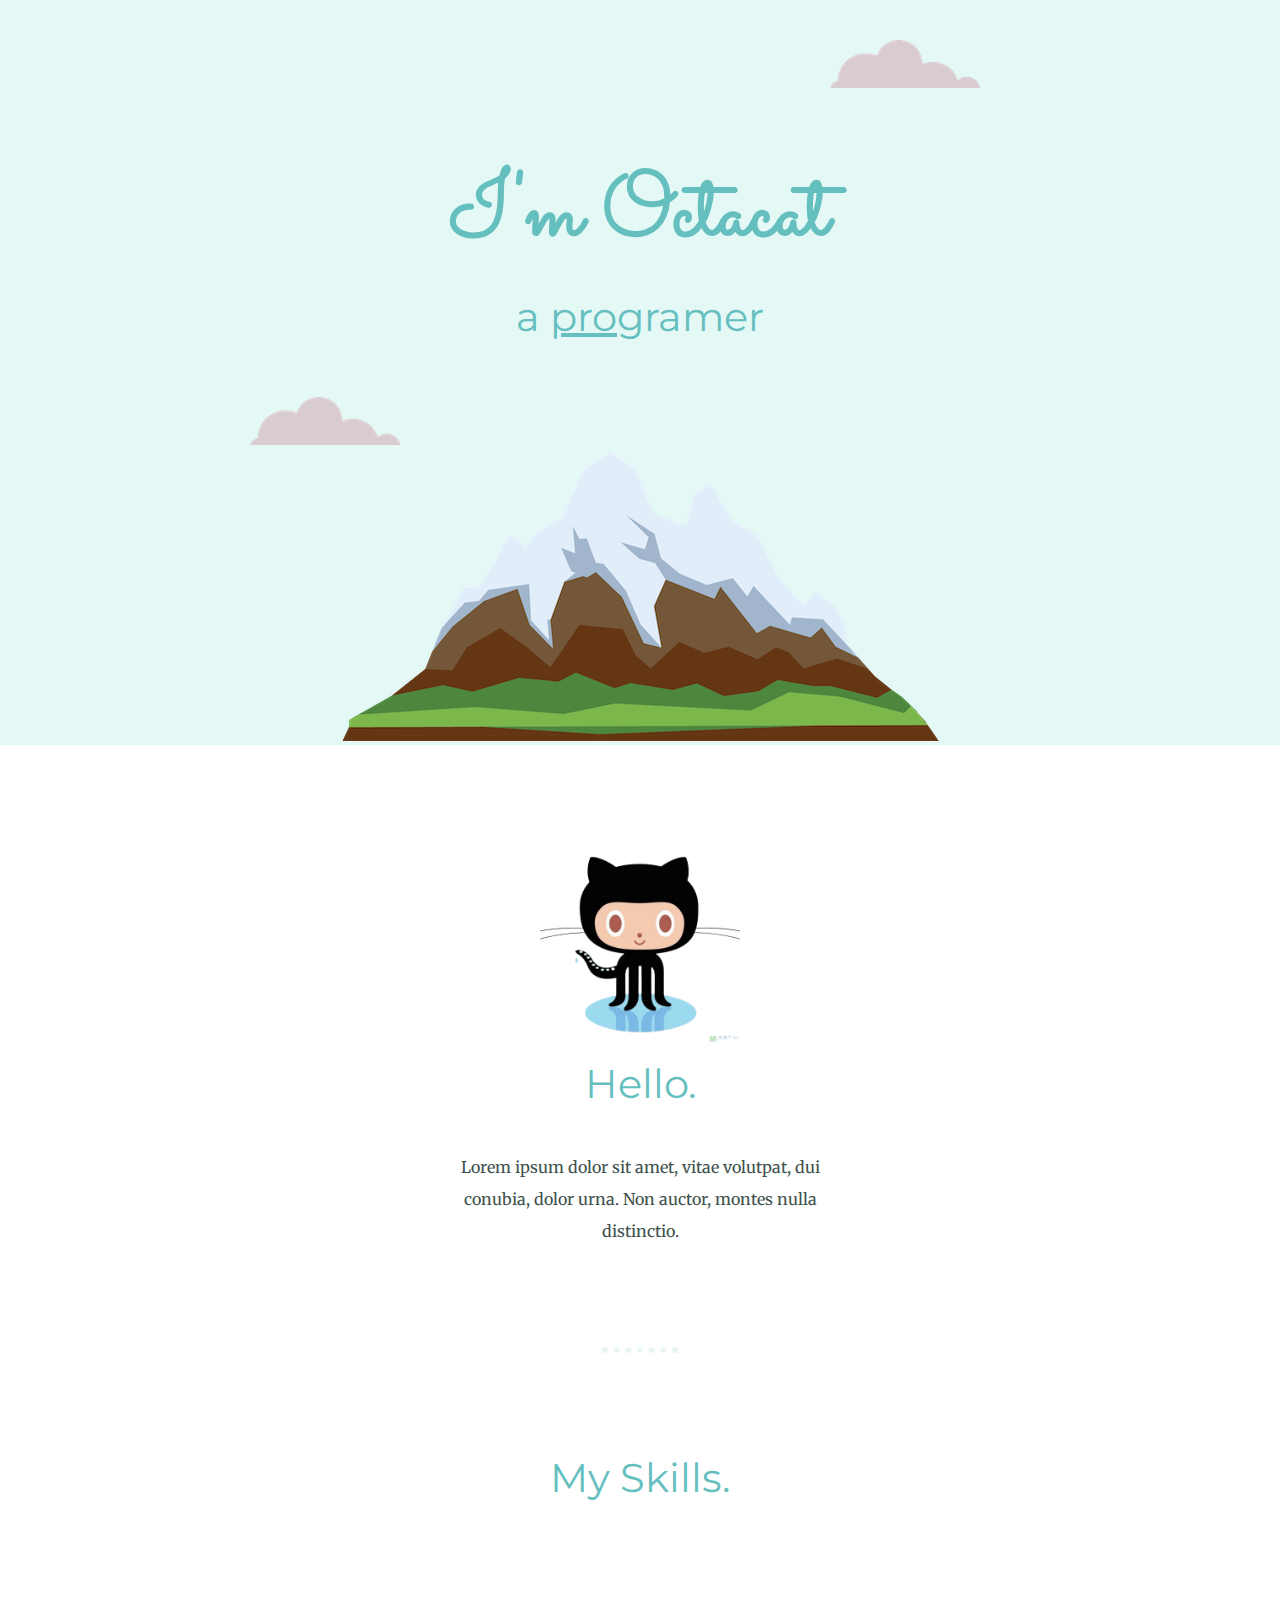
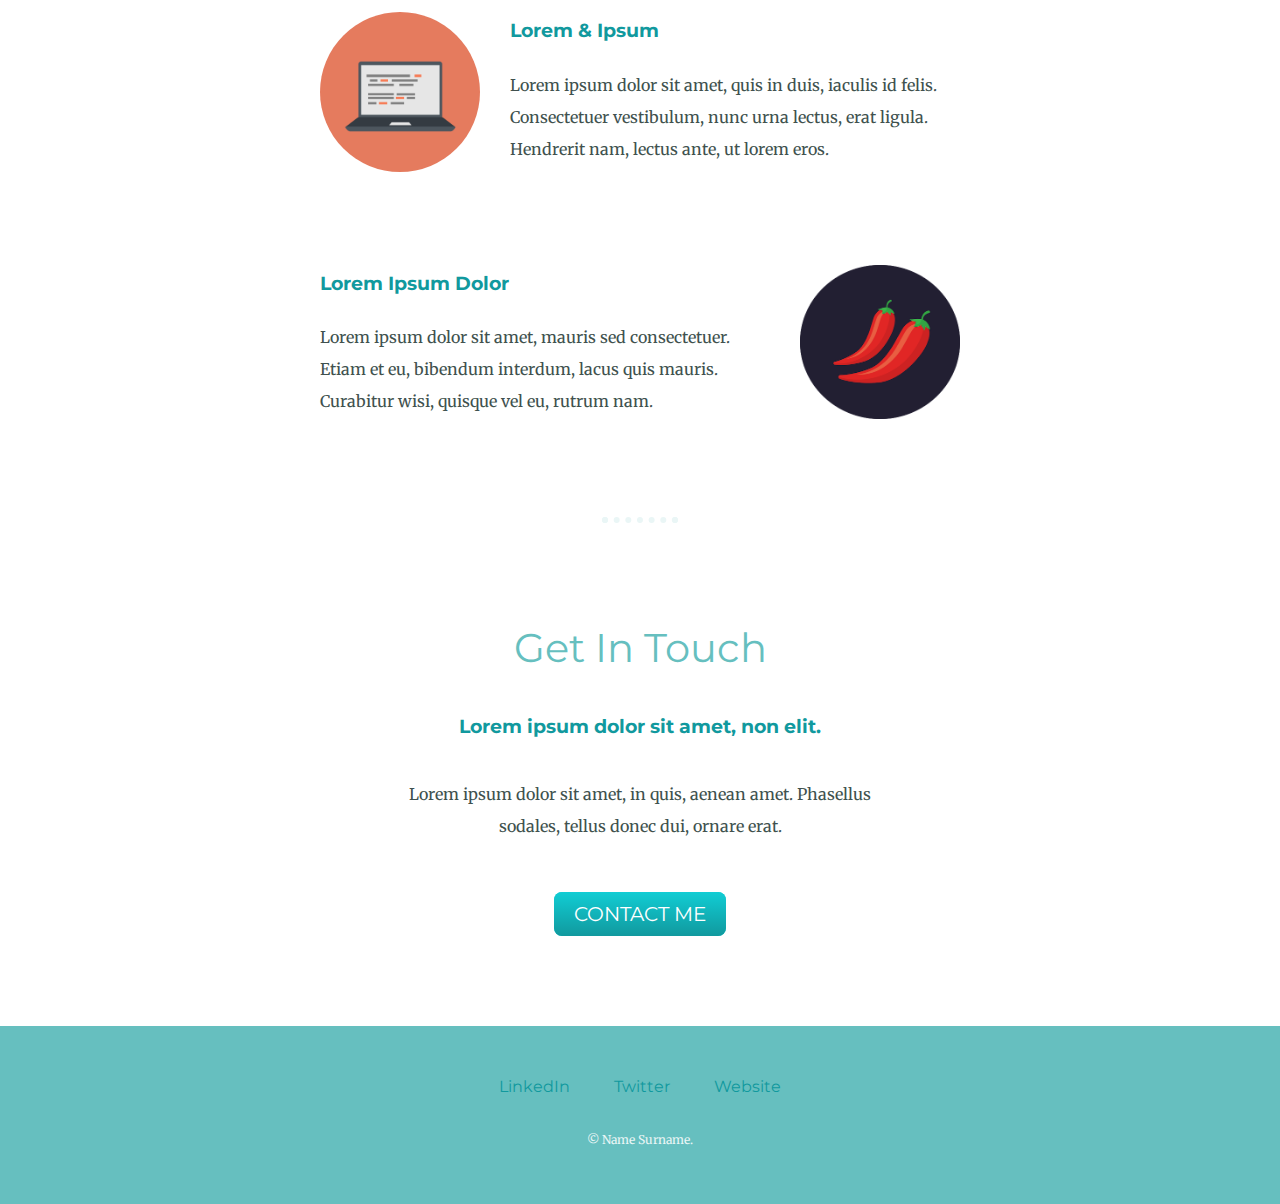
<file: index.html>
<!DOCTYPE html>
<html lang="en">
<head>
    <meta charset="UTF-8">
    <meta http-equiv="X-UA-Compatible" content="IE=edge">
    <meta name="viewport" content="width=device-width, initial-scale=1.0">
    <link rel="stylesheet" href="CSS/styles.css">
    <link rel="icon" href="favicon.ico?v=2">        <!--the broweser maight cast previous version that has a default that place there -->
    <title>workshop-website</title>
    <link rel="preconnect" href="https://fonts.googleapis.com">
    <link rel="preconnect" href="https://fonts.gstatic.com" crossorigin>
    <link href="https://fonts.googleapis.com/css2?family=Merriweather&family=Montserrat&family=Nunito:wght@200;300&family=Sacramento&display=swap" rel="stylesheet">
   

</head>
<body>
    <!--Top container-->
    <div class="top-container">
        <img class="top-cloud" src="images/cloud.png" alt="cloud">
        <h1>I'm Octacat</h1>
        <h2>a <span class="pro">pro</span>gramer</h2>
        <img class="bottom-cloud" src="images/cloud.png" alt="cloud">
        <img src="images/mountain.png" alt="mountain">
    </div>
    <!--Middel container-->
    <div class="middle-container">
        <div class="profile">
          <img src="images/OIP - Edited.png" alt="octacat" width="200px" height="200px">
          <h2>Hello.</h2>
          <p class="intro">Lorem ipsum dolor sit amet, vitae volutpat, dui conubia, dolor urna. Non auctor, montes nulla distinctio.</p>
        </div>
        <hr>
        <div class="skills">
          <h2>My Skills.</h2>
          <div class="skill-row">
            <img class="code-img" src="images/computer.png" alt=""> <!-- width="100px" height="100px">   -->
            <h3>Lorem & Ipsum</h3>
            <p>Lorem ipsum dolor sit amet, quis in duis, iaculis id felis. Consectetuer vestibulum, nunc urna lectus, erat ligula. Hendrerit nam, lectus ante, ut lorem eros.</p>
          </div>
          <div class="skill-row">
            <img class="chilli" src="images/chillies.png" alt="">
            <h3>Lorem Ipsum Dolor</h3>
            <p>Lorem ipsum dolor sit amet, mauris sed consectetuer. Etiam et eu, bibendum interdum, lacus quis mauris. Curabitur wisi, quisque vel eu, rutrum nam.</p>
          </div>
        </div>
        <hr>
        <div class="contact-me">
          <h2>Get In Touch</h2>
          <h3>Lorem ipsum dolor sit amet, non elit.</h3>
          <p class="contact-message">Lorem ipsum dolor sit amet, in quis, aenean amet. Phasellus sodales, tellus donec dui, ornare erat.</p>
          <a class="btn" href="mailto:name@email.com">CONTACT ME</a>
        </div>
      </div>
      
      <!--bottom container-->
      <div class="bottom-container">
        <a class="footer-link" href="https://www.linkedin.com/">LinkedIn</a>
        <a class="footer-link" href="https://twitter.com/">Twitter</a>
        <a class="footer-link" href="https://www.appbrewery.co/">Website</a>
        <p class="coppyright">© Name Surname.</p>
      </div>
      
      
              



</body>
</html>
</file>
<file: CSS/styles.css>
body{
    color: #40514E;
    margin: 0;
    text-align: center;
    font-family: 'Merriweather', serif;
}

p{
    line-height: 2;
}

hr{
    border: dotted #EAF6F6 6px;
    border-bottom: none;
    width: 5%;
    margin: 100px auto;
}

a{
    color: #11999E;
    font-family: 'Montserrat', sans-serif;
    margin: 10px 20px;
    text-decoration: none;
}

a:hover{
    color: #EAF6F6;
}

h1{
    color: #66BFBF;
    font-family: 'Sacramento', cursive;
    margin: 50px auto 0 auto;
    font-size: 5.625rem;                /* 100% = 16px  ... 90px/16=562.5%  //1em=16px=100% */ 
}

h2{
    color: #66BFBF;
    font-weight: normal;
    font-family: 'Montserrat', sans-serif;
    font-size: 2.5rem;
    margin-top: 10px;
    padding-bottom: 10px;
}

h3{
    color: #11999E;
    font-family: 'Montserrat', sans-serif;
}

.top-container{
    background-color: #E4F9F5;      /*  #E4F9F5;  */
    position: relative;
    padding-top: 100px;
}

.coppyright{
    color: #EAF6F6;
    font-size: 0.75rem;
    padding: 20px 0;
}

.top-cloud{
    position: absolute;
    right: 300px;
    top: 40px;
}

.bottom-cloud{
    position: absolute;
    left: 250px;
    bottom: 300px;

}

.middle-container{
    margin: 100px 0;
}

.bottom-container{
    background-color: #66BFBF;
    padding: 50px 0 20px;
}

.skill-row{
    width: 50%;
    margin: 100px auto 100px auto;
    text-align: left;
    line-height: 2;
}

.pro{
    text-decoration: underline;
}

.intro{
    width: 30%;
    margin: auto;
}

.contact-message{
    width: 40%;
    margin: 40px auto 60px;
}

.code-img{
    width: 25%;
    border-radius: 50%;
    float: left;
    margin-right: 30px;
}

.chilli{
    width: 25%;
    float: right;
    margin-left: 30px;
}

.btn {
    background: #11cdd4;
    background-image: -webkit-linear-gradient(top, #11cdd4, #11999e);
    background-image: -moz-linear-gradient(top, #11cdd4, #11999e);
    background-image: -ms-linear-gradient(top, #11cdd4, #11999e);
    background-image: -o-linear-gradient(top, #11cdd4, #11999e);
    background-image: linear-gradient(to bottom, #11cdd4, #11999e);
    -webkit-border-radius: 8;
    -moz-border-radius: 8;
    border-radius: 8px;
    font-family: 'Montserrat', sans-serif;
    color: #ffffff;
    font-size: 20px;
    padding: 10px 20px 10px 20px;
    text-decoration: none;
  }
  
  .btn:hover {
    background: #30e3cb;
    background-image: -webkit-linear-gradient(top, #30e3cb, #2bc4ad);
    background-image: -moz-linear-gradient(top, #30e3cb, #2bc4ad);
    background-image: -ms-linear-gradient(top, #30e3cb, #2bc4ad);
    background-image: -o-linear-gradient(top, #30e3cb, #2bc4ad);
    background-image: linear-gradient(to bottom, #30e3cb, #2bc4ad);
    text-decoration: none;
  }
</file>
